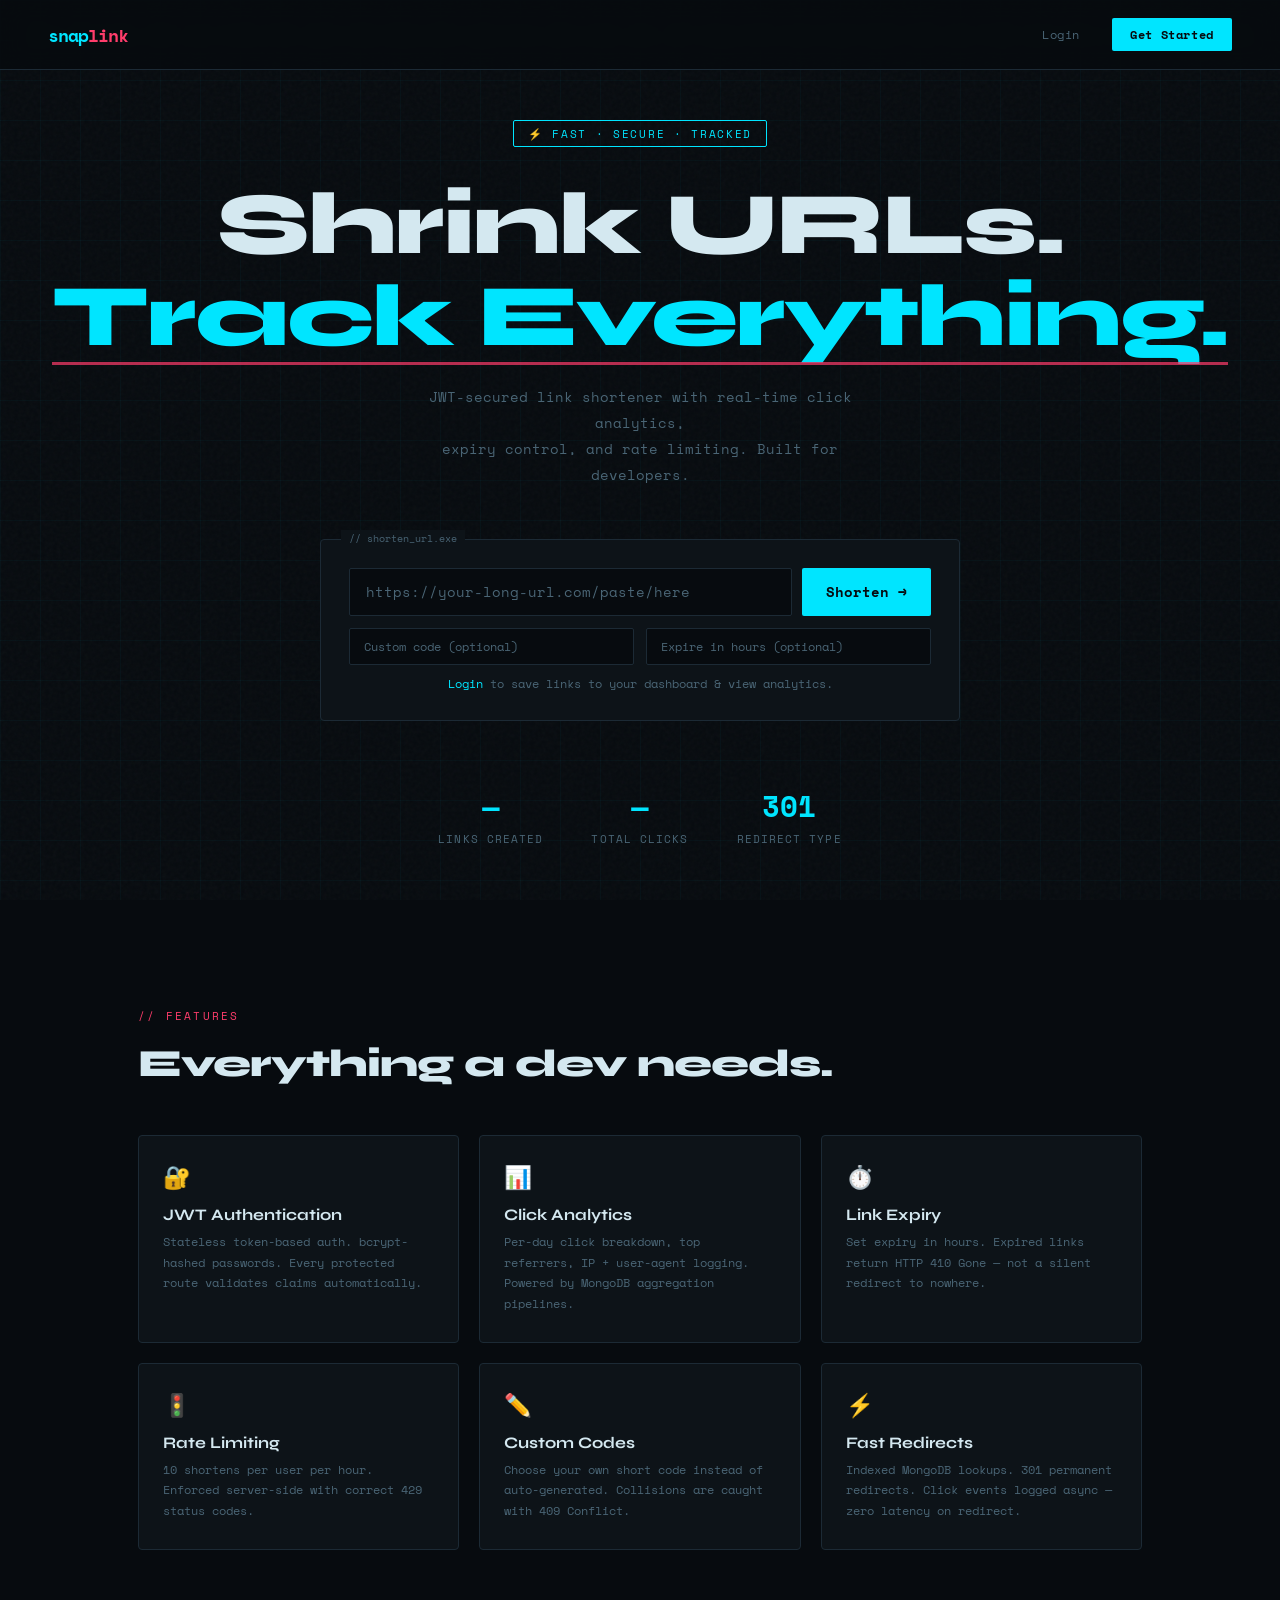
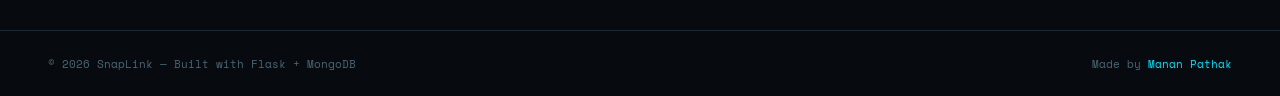
<file: frontend/index.html>
<!DOCTYPE html>
<html lang="en">
<head>
<meta charset="UTF-8" />
<meta name="viewport" content="width=device-width, initial-scale=1.0"/>
<title>SnapLink — Shrink. Track. Share.</title>
<link rel="preconnect" href="https://fonts.googleapis.com">
<link href="https://fonts.googleapis.com/css2?family=Space+Mono:wght@400;700&family=Syne:wght@400;700;800&display=swap" rel="stylesheet">
<link rel="stylesheet" href="css/index.css" />
</head>
<body>

<!-- NAV -->
<nav>
  <a href="index.html" class="logo">snap<span>link</span></a>
  <div class="nav-links">
    <a href="auth.html" class="nav-link">Login</a>
    <a href="auth.html" class="nav-link nav-cta">Get Started</a>
  </div>
</nav>

<!-- HERO -->
<section class="hero">
  <div class="hero-badge">⚡ FAST · SECURE · TRACKED</div>
  <h1>Shrink URLs.<br><em>Track Everything.</em></h1>
  <p class="hero-sub">
    JWT-secured link shortener with real-time click analytics,<br>
    expiry control, and rate limiting. Built for developers.
  </p>

  <!-- SHORTENER FORM -->
  <div class="shorten-box">
    <div class="input-row">
      <input id="urlInput" class="url-input" type="url"
        placeholder="https://your-long-url.com/paste/here" />
      <button class="btn-shorten" id="shortenBtn" onclick="handleShorten()">
        Shorten →
      </button>
    </div>
    <div class="options-row">
      <input id="customCode" class="opt-input" type="text"
        placeholder="Custom code (optional)" maxlength="20" />
      <input id="expireHours" class="opt-input" type="number"
        placeholder="Expire in hours (optional)" min="1" />
    </div>
    <div class="result-box" id="resultBox">
      <span class="result-url" id="resultUrl"></span>
      <button class="btn-copy" id="copyBtn" onclick="copyResult()">Copy</button>
    </div>
    <div class="error-msg" id="errorMsg"></div>
    <p class="login-note">
      <a href="auth.html">Login</a> to save links to your dashboard & view analytics.
    </p>
  </div>

  <!-- STATS -->
  <div class="stats">
    <div class="stat"><div class="stat-num" id="statLinks">—</div><div class="stat-label">LINKS CREATED</div></div>
    <div class="stat"><div class="stat-num" id="statClicks">—</div><div class="stat-label">TOTAL CLICKS</div></div>
    <div class="stat"><div class="stat-num">301</div><div class="stat-label">REDIRECT TYPE</div></div>
  </div>
</section>

<!-- FEATURES -->
<section class="features">
  <div class="section-label">// FEATURES</div>
  <h2>Everything a dev needs.</h2>
  <div class="feature-grid">
    <div class="feature-card">
      <div class="feature-icon">🔐</div>
      <h3>JWT Authentication</h3>
      <p>Stateless token-based auth. bcrypt-hashed passwords. Every protected route validates claims automatically.</p>
    </div>
    <div class="feature-card">
      <div class="feature-icon">📊</div>
      <h3>Click Analytics</h3>
      <p>Per-day click breakdown, top referrers, IP + user-agent logging. Powered by MongoDB aggregation pipelines.</p>
    </div>
    <div class="feature-card">
      <div class="feature-icon">⏱️</div>
      <h3>Link Expiry</h3>
      <p>Set expiry in hours. Expired links return HTTP 410 Gone — not a silent redirect to nowhere.</p>
    </div>
    <div class="feature-card">
      <div class="feature-icon">🚦</div>
      <h3>Rate Limiting</h3>
      <p>10 shortens per user per hour. Enforced server-side with correct 429 status codes.</p>
    </div>
    <div class="feature-card">
      <div class="feature-icon">✏️</div>
      <h3>Custom Codes</h3>
      <p>Choose your own short code instead of auto-generated. Collisions are caught with 409 Conflict.</p>
    </div>
    <div class="feature-card">
      <div class="feature-icon">⚡</div>
      <h3>Fast Redirects</h3>
      <p>Indexed MongoDB lookups. 301 permanent redirects. Click events logged async — zero latency on redirect.</p>
    </div>
  </div>
</section>

<footer>
  <p>© 2026 SnapLink — Built with Flask + MongoDB</p>
  <p>Made by <a href="https://github.com/MananPathak02" style="color:var(--accent);text-decoration:none">Manan Pathak</a></p>
</footer>

<script src="js/config.js"></script>
<script src="js/index.js"></script>
</body>
</html>
</file>
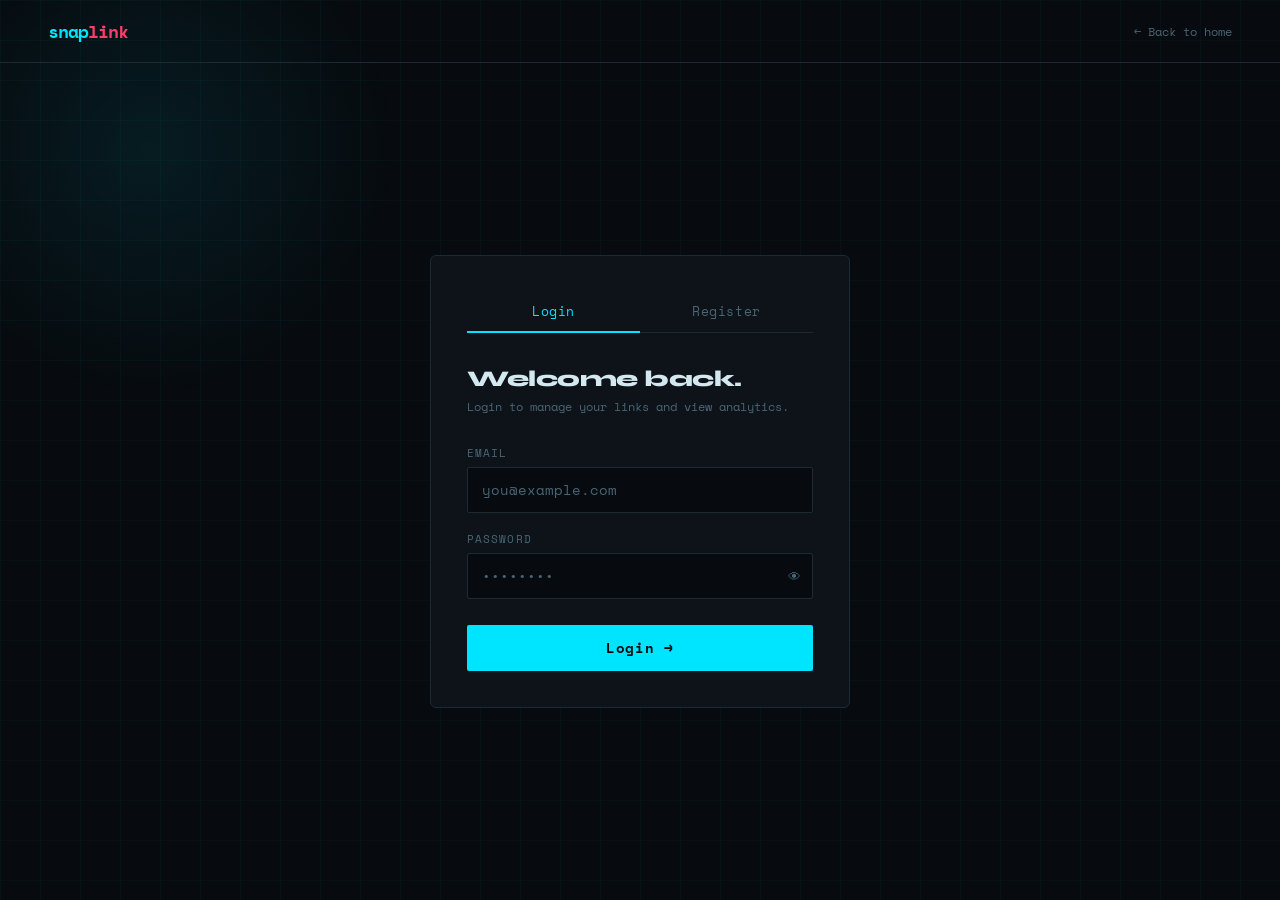
<file: frontend/auth.html>
<!DOCTYPE html>
<html lang="en">
<head>
<meta charset="UTF-8"/>
<meta name="viewport" content="width=device-width, initial-scale=1.0"/>
<title>SnapLink — Login / Register</title>
<link rel="preconnect" href="https://fonts.googleapis.com">
<link href="https://fonts.googleapis.com/css2?family=Space+Mono:wght@400;700&family=Syne:wght@400;700;800&display=swap" rel="stylesheet">
<link rel="stylesheet" href="css/auth.css" />
</head>
<body>
<div class="glow"></div>

<nav>
  <a href="index.html" class="logo">snap<span>link</span></a>
  <a href="index.html" class="back">← Back to home</a>
</nav>

<main>
  <div class="auth-card">
    <!-- TABS -->
    <div class="tabs">
      <button class="tab-btn active" id="tabLogin" onclick="switchTab('login')">Login</button>
      <button class="tab-btn" id="tabRegister" onclick="switchTab('register')">Register</button>
    </div>

    <!-- LOGIN FORM -->
    <div id="loginForm">
      <div class="form-title">Welcome back.</div>
      <div class="form-sub">Login to manage your links and view analytics.</div>

      <div class="field">
        <label>EMAIL</label>
        <input type="email" id="loginEmail" placeholder="you@example.com" />
      </div>
      <div class="field">
        <label>PASSWORD</label>
        <div class="password-wrap">
          <input type="password" id="loginPw" placeholder="••••••••" />
          <button class="toggle-pw" onclick="togglePw('loginPw', this)">👁</button>
        </div>
      </div>
      <button class="btn-submit" id="loginBtn" onclick="doLogin()">Login →</button>
      <div class="feedback" id="loginFeedback"></div>
    </div>

    <!-- REGISTER FORM -->
    <div id="registerForm">
      <div class="form-title">Create account.</div>
      <div class="form-sub">Free forever. No credit card required.</div>

      <div class="field">
        <label>EMAIL</label>
        <input type="email" id="regEmail" placeholder="you@example.com" />
      </div>
      <div class="field">
        <label>PASSWORD</label>
        <div class="password-wrap">
          <input type="password" id="regPw" placeholder="Min. 8 characters"
            oninput="checkStrength(this.value)" />
          <button class="toggle-pw" onclick="togglePw('regPw', this)">👁</button>
        </div>
        <div class="strength-bar"><div class="strength-fill" id="strengthFill"></div></div>
      </div>
      <button class="btn-submit" id="registerBtn" onclick="doRegister()">Create Account →</button>
      <div class="feedback" id="registerFeedback"></div>
    </div>
  </div>
</main>

<script src="js/config.js"></script>
<script src="js/auth.js"></script>

</body>
</html>
</file>
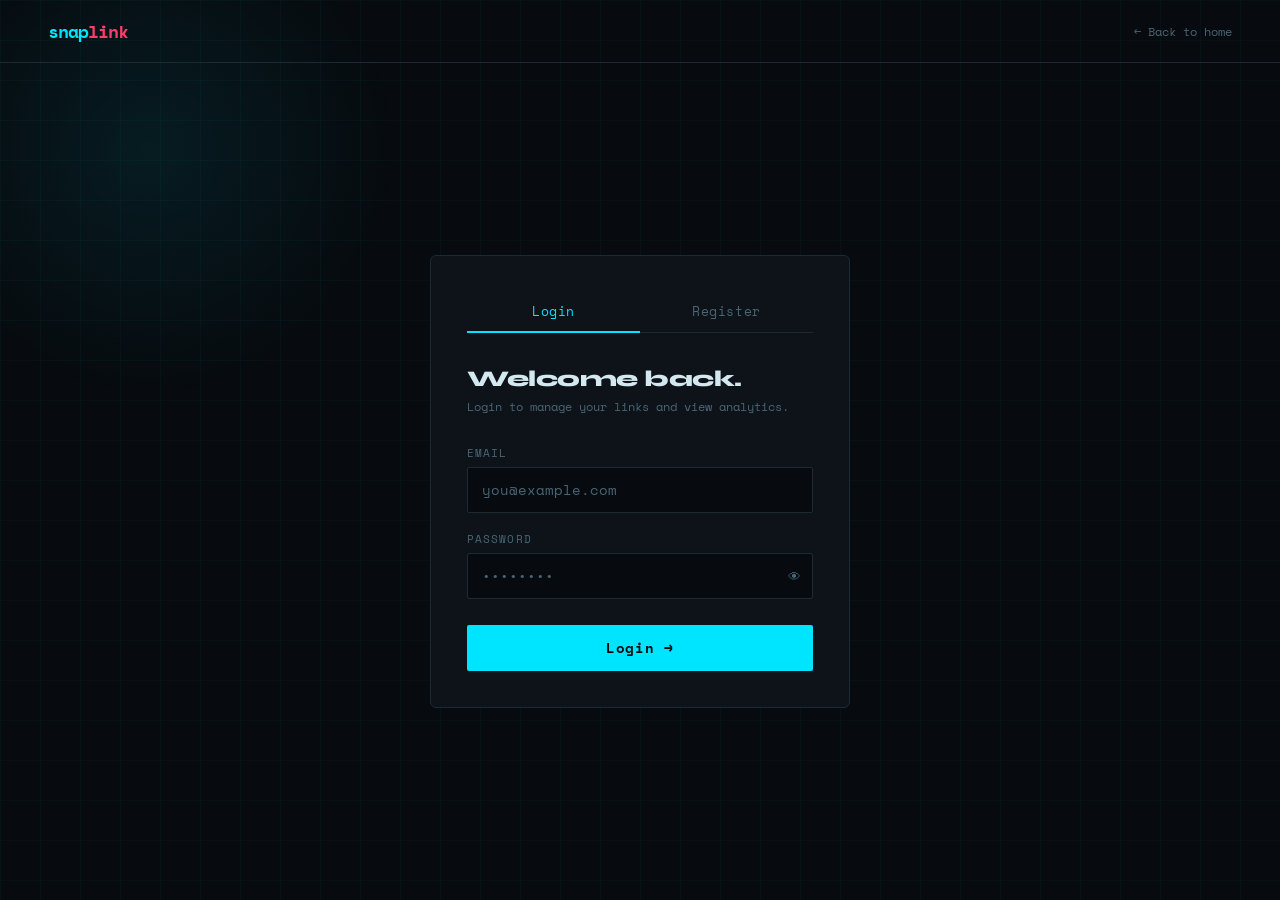
<file: frontend/dashboard.html>
<!DOCTYPE html>
<html lang="en">
<head>
<meta charset="UTF-8"/>
<meta name="viewport" content="width=device-width, initial-scale=1.0"/>
<title>SnapLink — Dashboard</title>
<link rel="preconnect" href="https://fonts.googleapis.com">
<link href="https://fonts.googleapis.com/css2?family=Space+Mono:wght@400;700&family=Syne:wght@400;700;800&display=swap" rel="stylesheet">
<link rel="stylesheet" href="css/dashboard.css" />
</head>
<body>

<!-- NAV -->
<nav>
  <a href="index.html" class="logo">snap<span>link</span></a>
  <div class="nav-right">
    <span class="user-badge">logged in as <strong id="userEmail">—</strong></span>
    <button class="btn-logout" onclick="logout()">Logout</button>
  </div>
</nav>

<!-- LAYOUT -->
<div class="layout">

  <!-- STATS STRIP -->
  <div class="stats-strip">
    <div class="stat-card">
      <div class="label">TOTAL LINKS</div>
      <div class="value" id="totalLinks">—</div>
      <div class="sub">all time</div>
    </div>
    <div class="stat-card">
      <div class="label">TOTAL CLICKS</div>
      <div class="value" id="totalClicks">—</div>
      <div class="sub">across all links</div>
    </div>
    <div class="stat-card">
      <div class="label">ACTIVE LINKS</div>
      <div class="value" id="activeLinks">—</div>
      <div class="sub">not expired</div>
    </div>
    <div class="stat-card">
      <div class="label">RATE LIMIT</div>
      <div class="value" id="rateRemaining">—</div>
      <div class="sub">shortens left this hour</div>
    </div>
  </div>

  <!-- SHORTEN PANEL -->
  <div class="shorten-panel">
    <div class="shorten-row">
      <input id="pUrl"    class="panel-input url"    type="url"    placeholder="https://paste-your-long-url-here.com" />
      <input id="pCode"   class="panel-input code"   type="text"   placeholder="custom code"   maxlength="20"/>
      <input id="pExpire" class="panel-input expire" type="number" placeholder="expire (hrs)" min="1"/>
      <button class="btn-go" id="pBtn" onclick="shortenLink()">Shorten →</button>
    </div>
    <div class="panel-feedback" id="pFeedback"></div>
    <div class="rate-bar-wrap">
      <div class="rate-bar-bg"><div class="rate-bar-fill" id="rateBarFill" style="width:100%"></div></div>
      <span class="rate-label" id="rateBarLabel">— / 10 shortens used</span>
    </div>
  </div>

  <!-- LINKS TABLE -->
  <div class="table-header">
    <h2>Your Links</h2>
    <input class="search-input" type="text" placeholder="Search links…" oninput="filterTable(this.value)" />
  </div>
  <table class="links-table" id="linksTable">
    <thead>
      <tr>
        <th>SHORT CODE</th>
        <th>DESTINATION</th>
        <th>CLICKS</th>
        <th>STATUS</th>
        <th>CREATED</th>
        <th>ACTIONS</th>
      </tr>
    </thead>
    <tbody id="linksBody">
      <tr><td colspan="6"><div class="modal-loading">Loading your links…</div></td></tr>
    </tbody>
  </table>
</div>

<!-- ANALYTICS MODAL -->
<div class="modal-overlay" id="modalOverlay" onclick="closeModal(event)">
  <div class="modal" id="modal">
    <div class="modal-head">
      <h3>Analytics — <span id="modalCode">—</span></h3>
      <button class="modal-close" onclick="closeModalDirect()">✕</button>
    </div>
    <div class="modal-body" id="modalBody">
      <div class="modal-loading">Loading analytics…</div>
    </div>
  </div>
</div>

<script src="js/config.js"></script>
<script src="js/dashboard.js"></script>
</body>
</html>
</file>
<file: frontend/css/index.css>
:root {
  --bg:       #070b0f;
  --surface:  #0d1318;
  --border:   #1c2a35;
  --accent:   #00e5ff;
  --accent2:  #ff3d6b;
  --text:     #d4e8f0;
  --muted:    #4a6575;
  --mono:     'Space Mono', monospace;
  --sans:     'Syne', sans-serif;
}
*, *::before, *::after { box-sizing: border-box; margin: 0; padding: 0; }

body {
  background: var(--bg);
  color: var(--text);
  font-family: var(--sans);
  min-height: 100vh;
  overflow-x: hidden;
}

/* ── grid background ── */
body::before {
  content: '';
  position: fixed; inset: 0;
  background-image:
    linear-gradient(rgba(0,229,255,.03) 1px, transparent 1px),
    linear-gradient(90deg, rgba(0,229,255,.03) 1px, transparent 1px);
  background-size: 40px 40px;
  pointer-events: none;
  z-index: 0;
}

/* ── noise overlay ── */
body::after {
  content: '';
  position: fixed; inset: 0;
  background-image: url("data:image/svg+xml,%3Csvg viewBox='0 0 256 256' xmlns='http://www.w3.org/2000/svg'%3E%3Cfilter id='noise'%3E%3CfeTurbulence type='fractalNoise' baseFrequency='0.9' numOctaves='4' stitchTiles='stitch'/%3E%3C/filter%3E%3Crect width='100%25' height='100%25' filter='url(%23noise)' opacity='0.03'/%3E%3C/svg%3E");
  pointer-events: none;
  z-index: 0;
}

/* ── NAV ── */
nav {
  position: fixed; top: 0; left: 0; right: 0;
  display: flex; align-items: center; justify-content: space-between;
  padding: 18px 48px;
  border-bottom: 1px solid var(--border);
  background: rgba(7,11,15,.85);
  backdrop-filter: blur(12px);
  z-index: 100;
}
.logo {
  font-family: var(--mono);
  font-size: 1.15rem;
  font-weight: 700;
  color: var(--accent);
  letter-spacing: -1px;
  text-decoration: none;
}
.logo span { color: var(--accent2); }
nav a.nav-link {
  font-family: var(--mono);
  font-size: .78rem;
  color: var(--muted);
  text-decoration: none;
  letter-spacing: .05em;
  transition: color .2s;
}
nav a.nav-link:hover { color: var(--accent); }
.nav-links { display: flex; gap: 32px; align-items: center; }
.nav-cta {
  background: var(--accent);
  color: var(--bg) !important;
  padding: 7px 18px;
  border-radius: 2px;
  font-weight: 700;
  transition: background .2s !important;
}
.nav-cta:hover { background: #33eaff !important; color: var(--bg) !important; }

/* ── HERO ── */
.hero {
  position: relative; z-index: 1;
  display: flex; flex-direction: column; align-items: center;
  justify-content: center;
  min-height: 100vh;
  padding: 120px 24px 80px;
  text-align: center;
}

.hero-badge {
  font-family: var(--mono);
  font-size: .7rem;
  letter-spacing: .15em;
  color: var(--accent);
  border: 1px solid var(--accent);
  padding: 4px 14px;
  border-radius: 2px;
  margin-bottom: 32px;
  opacity: 0;
  animation: fadeUp .6s .1s forwards;
}

h1 {
  font-size: clamp(2.8rem, 7vw, 5.5rem);
  font-weight: 800;
  line-height: 1.05;
  letter-spacing: -2px;
  opacity: 0;
  animation: fadeUp .6s .2s forwards;
}
h1 em {
  font-style: normal;
  color: var(--accent);
  position: relative;
}
h1 em::after {
  content: '';
  position: absolute; bottom: 4px; left: 0; right: 0;
  height: 3px;
  background: var(--accent2);
  opacity: .7;
}

.hero-sub {
  margin-top: 20px;
  font-family: var(--mono);
  font-size: .9rem;
  color: var(--muted);
  line-height: 1.8;
  max-width: 480px;
  opacity: 0;
  animation: fadeUp .6s .3s forwards;
}

/* ── SHORTENER BOX ── */
.shorten-box {
  margin-top: 52px;
  width: 100%; max-width: 640px;
  background: var(--surface);
  border: 1px solid var(--border);
  border-radius: 4px;
  padding: 28px;
  opacity: 0;
  animation: fadeUp .6s .4s forwards;
  position: relative;
}
.shorten-box::before {
  content: '// shorten_url.exe';
  position: absolute; top: -10px; left: 20px;
  font-family: var(--mono);
  font-size: .65rem;
  color: var(--muted);
  background: var(--surface);
  padding: 0 8px;
}

.input-row {
  display: flex; gap: 10px;
}
.url-input {
  flex: 1;
  background: var(--bg);
  border: 1px solid var(--border);
  border-radius: 2px;
  padding: 13px 16px;
  font-family: var(--mono);
  font-size: .85rem;
  color: var(--text);
  outline: none;
  transition: border-color .2s;
}
.url-input:focus { border-color: var(--accent); }
.url-input::placeholder { color: var(--muted); }

.btn-shorten {
  background: var(--accent);
  color: var(--bg);
  border: none;
  border-radius: 2px;
  padding: 13px 24px;
  font-family: var(--mono);
  font-size: .85rem;
  font-weight: 700;
  cursor: pointer;
  white-space: nowrap;
  transition: background .2s, transform .1s;
}
.btn-shorten:hover { background: #33eaff; }
.btn-shorten:active { transform: scale(.97); }
.btn-shorten:disabled { opacity: .5; cursor: not-allowed; }

.options-row {
  display: flex; gap: 12px; margin-top: 12px;
}
.opt-input {
  flex: 1;
  background: var(--bg);
  border: 1px solid var(--border);
  border-radius: 2px;
  padding: 9px 14px;
  font-family: var(--mono);
  font-size: .75rem;
  color: var(--text);
  outline: none;
  transition: border-color .2s;
}
.opt-input:focus { border-color: var(--accent); }
.opt-input::placeholder { color: var(--muted); }

/* result */
.result-box {
  margin-top: 16px;
  background: rgba(0,229,255,.05);
  border: 1px solid rgba(0,229,255,.2);
  border-radius: 2px;
  padding: 14px 16px;
  display: none;
  align-items: center;
  justify-content: space-between;
  gap: 12px;
}
.result-box.show { display: flex; }
.result-url {
  font-family: var(--mono);
  font-size: .85rem;
  color: var(--accent);
  word-break: break-all;
}
.btn-copy {
  background: transparent;
  border: 1px solid var(--accent);
  color: var(--accent);
  border-radius: 2px;
  padding: 6px 14px;
  font-family: var(--mono);
  font-size: .75rem;
  cursor: pointer;
  white-space: nowrap;
  transition: background .2s, color .2s;
}
.btn-copy:hover { background: var(--accent); color: var(--bg); }

.error-msg {
  margin-top: 10px;
  font-family: var(--mono);
  font-size: .78rem;
  color: var(--accent2);
  display: none;
}
.error-msg.show { display: block; }

.login-note {
  margin-top: 10px;
  font-family: var(--mono);
  font-size: .72rem;
  color: var(--muted);
  text-align: center;
}
.login-note a { color: var(--accent); text-decoration: none; }
.login-note a:hover { text-decoration: underline; }

/* ── STATS ROW ── */
.stats {
  margin-top: 64px;
  display: flex; gap: 48px;
  opacity: 0;
  animation: fadeUp .6s .6s forwards;
}
.stat { text-align: center; }
.stat-num {
  font-family: var(--mono);
  font-size: 1.8rem;
  font-weight: 700;
  color: var(--accent);
}
.stat-label {
  font-family: var(--mono);
  font-size: .68rem;
  color: var(--muted);
  letter-spacing: .1em;
  margin-top: 4px;
}

/* ── FEATURES ── */
.features {
  position: relative; z-index: 1;
  padding: 80px 48px;
  max-width: 1100px;
  margin: 0 auto;
}
.section-label {
  font-family: var(--mono);
  font-size: .7rem;
  letter-spacing: .2em;
  color: var(--accent2);
  margin-bottom: 16px;
}
.features h2 {
  font-size: 2.4rem;
  font-weight: 800;
  letter-spacing: -1px;
  margin-bottom: 48px;
}
.feature-grid {
  display: grid;
  grid-template-columns: repeat(auto-fit, minmax(240px, 1fr));
  gap: 20px;
}
.feature-card {
  background: var(--surface);
  border: 1px solid var(--border);
  border-radius: 4px;
  padding: 28px 24px;
  transition: border-color .25s, transform .25s;
  cursor: default;
}
.feature-card:hover {
  border-color: var(--accent);
  transform: translateY(-3px);
}
.feature-icon {
  font-size: 1.4rem;
  margin-bottom: 14px;
}
.feature-card h3 {
  font-size: 1rem;
  font-weight: 700;
  margin-bottom: 8px;
}
.feature-card p {
  font-family: var(--mono);
  font-size: .75rem;
  color: var(--muted);
  line-height: 1.7;
}

/* ── FOOTER ── */
footer {
  position: relative; z-index: 1;
  border-top: 1px solid var(--border);
  padding: 24px 48px;
  display: flex; justify-content: space-between; align-items: center;
}
footer p {
  font-family: var(--mono);
  font-size: .7rem;
  color: var(--muted);
}

/* ── ANIMATIONS ── */
@keyframes fadeUp {
  from { opacity: 0; transform: translateY(20px); }
  to   { opacity: 1; transform: translateY(0); }
}

/* ── RESPONSIVE ── */
@media (max-width: 600px) {
  nav { padding: 14px 20px; }
  .nav-links { gap: 16px; }
  .hero { padding: 100px 16px 60px; }
  .input-row { flex-direction: column; }
  .stats { gap: 24px; }
  .features { padding: 60px 20px; }
  footer { flex-direction: column; gap: 8px; text-align: center; }
}
</file>
<file: frontend/css/auth.css>
:root {
  --bg:      #070b0f;
  --surface: #0d1318;
  --border:  #1c2a35;
  --accent:  #00e5ff;
  --accent2: #ff3d6b;
  --text:    #d4e8f0;
  --muted:   #4a6575;
  --mono:    'Space Mono', monospace;
  --sans:    'Syne', sans-serif;
}
*, *::before, *::after { box-sizing: border-box; margin: 0; padding: 0; }

body {
  background: var(--bg);
  color: var(--text);
  font-family: var(--sans);
  min-height: 100vh;
  display: flex;
  flex-direction: column;
  overflow-x: hidden;
}
body::before {
  content: '';
  position: fixed; inset: 0;
  background-image:
    linear-gradient(rgba(0,229,255,.03) 1px, transparent 1px),
    linear-gradient(90deg, rgba(0,229,255,.03) 1px, transparent 1px);
  background-size: 40px 40px;
  pointer-events: none; z-index: 0;
}

/* ── GLOW blob ── */
.glow {
  position: fixed;
  width: 500px; height: 500px;
  border-radius: 50%;
  background: radial-gradient(circle, rgba(0,229,255,.08) 0%, transparent 70%);
  top: -100px; left: -100px;
  pointer-events: none; z-index: 0;
  animation: drift 8s ease-in-out infinite alternate;
}
@keyframes drift {
  from { transform: translate(0,0); }
  to   { transform: translate(80px, 60px); }
}

nav {
  position: relative; z-index: 10;
  display: flex; align-items: center; justify-content: space-between;
  padding: 18px 48px;
  border-bottom: 1px solid var(--border);
}
.logo {
  font-family: var(--mono);
  font-size: 1.1rem; font-weight: 700;
  color: var(--accent); letter-spacing: -1px;
  text-decoration: none;
}
.logo span { color: var(--accent2); }
nav a.back {
  font-family: var(--mono); font-size: .75rem;
  color: var(--muted); text-decoration: none;
  transition: color .2s;
}
nav a.back:hover { color: var(--accent); }

/* ── MAIN ── */
main {
  position: relative; z-index: 1;
  flex: 1;
  display: flex; align-items: center; justify-content: center;
  padding: 48px 16px;
}

.auth-card {
  width: 100%; max-width: 420px;
  background: var(--surface);
  border: 1px solid var(--border);
  border-radius: 6px;
  padding: 36px;
  animation: fadeUp .5s ease both;
}
@keyframes fadeUp {
  from { opacity: 0; transform: translateY(16px); }
  to   { opacity: 1; transform: translateY(0); }
}

/* ── TABS ── */
.tabs {
  display: flex;
  border-bottom: 1px solid var(--border);
  margin-bottom: 32px;
}
.tab-btn {
  flex: 1;
  background: transparent;
  border: none;
  padding: 10px;
  font-family: var(--mono);
  font-size: .8rem;
  color: var(--muted);
  cursor: pointer;
  letter-spacing: .05em;
  border-bottom: 2px solid transparent;
  margin-bottom: -1px;
  transition: color .2s, border-color .2s;
}
.tab-btn.active {
  color: var(--accent);
  border-bottom-color: var(--accent);
}

/* ── FORM ── */
.form-title {
  font-size: 1.4rem; font-weight: 800;
  letter-spacing: -0.5px;
  margin-bottom: 6px;
}
.form-sub {
  font-family: var(--mono);
  font-size: .72rem;
  color: var(--muted);
  margin-bottom: 28px;
  line-height: 1.6;
}

.field { margin-bottom: 18px; }
label {
  display: block;
  font-family: var(--mono);
  font-size: .68rem;
  letter-spacing: .1em;
  color: var(--muted);
  margin-bottom: 6px;
}
input[type=email], input[type=password], input[type=text] {
  width: 100%;
  background: var(--bg);
  border: 1px solid var(--border);
  border-radius: 2px;
  padding: 12px 14px;
  font-family: var(--mono);
  font-size: .85rem;
  color: var(--text);
  outline: none;
  transition: border-color .2s;
}
input:focus { border-color: var(--accent); }
input::placeholder { color: var(--muted); }

.password-wrap { position: relative; }
.toggle-pw {
  position: absolute; right: 12px; top: 50%;
  transform: translateY(-50%);
  background: none; border: none;
  font-size: .8rem; color: var(--muted);
  cursor: pointer; transition: color .2s;
}
.toggle-pw:hover { color: var(--accent); }

.strength-bar {
  height: 3px;
  background: var(--border);
  border-radius: 2px;
  margin-top: 8px;
  overflow: hidden;
}
.strength-fill {
  height: 100%;
  width: 0%;
  border-radius: 2px;
  transition: width .3s, background .3s;
}

.btn-submit {
  width: 100%;
  background: var(--accent);
  color: var(--bg);
  border: none;
  border-radius: 2px;
  padding: 13px;
  font-family: var(--mono);
  font-size: .85rem;
  font-weight: 700;
  cursor: pointer;
  letter-spacing: .05em;
  transition: background .2s, transform .1s;
  margin-top: 8px;
}
.btn-submit:hover { background: #33eaff; }
.btn-submit:active { transform: scale(.98); }
.btn-submit:disabled { opacity: .5; cursor: not-allowed; }

/* ── feedback ── */
.feedback {
  margin-top: 14px;
  padding: 10px 14px;
  border-radius: 2px;
  font-family: var(--mono);
  font-size: .75rem;
  display: none;
}
.feedback.error {
  background: rgba(255,61,107,.08);
  border: 1px solid rgba(255,61,107,.3);
  color: var(--accent2);
  display: block;
}
.feedback.success {
  background: rgba(0,229,255,.07);
  border: 1px solid rgba(0,229,255,.25);
  color: var(--accent);
  display: block;
}

.divider {
  text-align: center;
  font-family: var(--mono);
  font-size: .65rem;
  color: var(--muted);
  margin: 20px 0;
  position: relative;
}
.divider::before, .divider::after {
  content: '';
  position: absolute; top: 50%;
  width: 40%; height: 1px;
  background: var(--border);
}
.divider::before { left: 0; }
.divider::after  { right: 0; }

/* form visibility */
#loginForm  { display: block; }
#registerForm { display: none; }
</file>
<file: frontend/css/dashboard.css>
:root {
  --bg:      #070b0f;
  --surface: #0d1318;
  --surface2:#121a22;
  --border:  #1c2a35;
  --accent:  #00e5ff;
  --accent2: #ff3d6b;
  --green:   #00e676;
  --text:    #d4e8f0;
  --muted:   #4a6575;
  --mono:    'Space Mono', monospace;
  --sans:    'Syne', sans-serif;
}
*, *::before, *::after { box-sizing: border-box; margin: 0; padding: 0; }

body {
  background: var(--bg); color: var(--text);
  font-family: var(--sans); min-height: 100vh;
  overflow-x: hidden;
}
body::before {
  content: '';
  position: fixed; inset: 0;
  background-image:
    linear-gradient(rgba(0,229,255,.02) 1px, transparent 1px),
    linear-gradient(90deg, rgba(0,229,255,.02) 1px, transparent 1px);
  background-size: 40px 40px;
  pointer-events: none; z-index: 0;
}

/* ── NAV ── */
nav {
  position: sticky; top: 0;
  display: flex; align-items: center; justify-content: space-between;
  padding: 14px 40px;
  border-bottom: 1px solid var(--border);
  background: rgba(7,11,15,.9);
  backdrop-filter: blur(12px);
  z-index: 50;
}
.logo {
  font-family: var(--mono); font-size: 1.05rem; font-weight: 700;
  color: var(--accent); letter-spacing: -1px; text-decoration: none;
}
.logo span { color: var(--accent2); }
.nav-right { display: flex; align-items: center; gap: 20px; }
.user-badge {
  font-family: var(--mono); font-size: .72rem; color: var(--muted);
}
.user-badge strong { color: var(--accent); }
.btn-logout {
  background: transparent; border: 1px solid var(--border);
  color: var(--muted); border-radius: 2px;
  padding: 6px 14px; font-family: var(--mono); font-size: .72rem;
  cursor: pointer; transition: border-color .2s, color .2s;
}
.btn-logout:hover { border-color: var(--accent2); color: var(--accent2); }

/* ── LAYOUT ── */
.layout {
  position: relative; z-index: 1;
  max-width: 1100px; margin: 0 auto;
  padding: 40px 32px;
}

/* ── STATS STRIP ── */
.stats-strip {
  display: grid; grid-template-columns: repeat(4, 1fr);
  gap: 16px; margin-bottom: 36px;
}
.stat-card {
  background: var(--surface); border: 1px solid var(--border);
  border-radius: 4px; padding: 18px 20px;
  transition: border-color .2s;
}
.stat-card:hover { border-color: var(--accent); }
.stat-card .label {
  font-family: var(--mono); font-size: .62rem;
  letter-spacing: .15em; color: var(--muted); margin-bottom: 8px;
}
.stat-card .value {
  font-family: var(--mono); font-size: 1.6rem;
  font-weight: 700; color: var(--accent);
}
.stat-card .sub {
  font-family: var(--mono); font-size: .65rem; color: var(--muted);
  margin-top: 4px;
}

/* ── SHORTEN PANEL ── */
.shorten-panel {
  background: var(--surface); border: 1px solid var(--border);
  border-radius: 4px; padding: 24px 28px; margin-bottom: 32px;
  position: relative;
}
.shorten-panel::before {
  content: '// new_link.shorten()';
  position: absolute; top: -10px; left: 20px;
  font-family: var(--mono); font-size: .62rem; color: var(--muted);
  background: var(--surface); padding: 0 8px;
}
.shorten-row { display: flex; gap: 10px; flex-wrap: wrap; }
.panel-input {
  background: var(--bg); border: 1px solid var(--border); border-radius: 2px;
  padding: 11px 14px; font-family: var(--mono); font-size: .82rem;
  color: var(--text); outline: none; transition: border-color .2s;
}
.panel-input:focus { border-color: var(--accent); }
.panel-input::placeholder { color: var(--muted); }
.panel-input.url { flex: 1; min-width: 200px; }
.panel-input.code { width: 150px; }
.panel-input.expire { width: 150px; }
.btn-go {
  background: var(--accent); color: var(--bg); border: none;
  border-radius: 2px; padding: 11px 22px;
  font-family: var(--mono); font-size: .82rem; font-weight: 700;
  cursor: pointer; white-space: nowrap; transition: background .2s;
}
.btn-go:hover { background: #33eaff; }
.btn-go:disabled { opacity: .5; cursor: not-allowed; }

.panel-feedback {
  margin-top: 10px; font-family: var(--mono); font-size: .75rem;
  display: none;
}
.panel-feedback.error   { color: var(--accent2); display: block; }
.panel-feedback.success { color: var(--green); display: block; }

/* rate bar */
.rate-bar-wrap {
  margin-top: 12px; display: flex; align-items: center; gap: 12px;
}
.rate-bar-bg {
  flex: 1; height: 4px; background: var(--border); border-radius: 2px; overflow: hidden;
}
.rate-bar-fill {
  height: 100%; background: var(--accent); border-radius: 2px;
  transition: width .4s;
}
.rate-label {
  font-family: var(--mono); font-size: .65rem; color: var(--muted);
  white-space: nowrap;
}

/* ── LINKS TABLE ── */
.table-header {
  display: flex; align-items: center; justify-content: space-between;
  margin-bottom: 14px;
}
.table-header h2 {
  font-size: 1rem; font-weight: 700; letter-spacing: -.3px;
}
.search-input {
  background: var(--surface); border: 1px solid var(--border);
  border-radius: 2px; padding: 7px 12px;
  font-family: var(--mono); font-size: .75rem;
  color: var(--text); outline: none; width: 200px;
  transition: border-color .2s;
}
.search-input:focus { border-color: var(--accent); }
.search-input::placeholder { color: var(--muted); }

.links-table {
  width: 100%; border-collapse: collapse;
  background: var(--surface); border: 1px solid var(--border);
  border-radius: 4px; overflow: hidden;
}
.links-table thead tr {
  border-bottom: 1px solid var(--border);
}
.links-table th {
  font-family: var(--mono); font-size: .62rem;
  letter-spacing: .12em; color: var(--muted);
  padding: 12px 16px; text-align: left; font-weight: 400;
}
.links-table td {
  font-family: var(--mono); font-size: .78rem;
  padding: 13px 16px; border-bottom: 1px solid var(--border);
  vertical-align: middle;
}
.links-table tr:last-child td { border-bottom: none; }
.links-table tbody tr { transition: background .15s; }
.links-table tbody tr:hover { background: var(--surface2); }

.code-chip {
  color: var(--accent); font-weight: 700;
  cursor: pointer; transition: opacity .2s;
}
.code-chip:hover { opacity: .7; }

.long-url {
  color: var(--muted); max-width: 240px;
  overflow: hidden; text-overflow: ellipsis; white-space: nowrap;
}

.click-badge {
  display: inline-block;
  background: rgba(0,229,255,.1); color: var(--accent);
  border-radius: 2px; padding: 2px 8px; font-size: .7rem;
}

.status-badge {
  display: inline-block; border-radius: 2px;
  padding: 2px 8px; font-size: .68rem;
}
.status-badge.active  { background: rgba(0,230,118,.1); color: var(--green); }
.status-badge.expired { background: rgba(255,61,107,.1); color: var(--accent2); }
.status-badge.never   { background: rgba(74,101,117,.15); color: var(--muted); }

.action-btns { display: flex; gap: 6px; }
.btn-analytics {
  background: transparent; border: 1px solid var(--border);
  color: var(--muted); border-radius: 2px; padding: 4px 10px;
  font-family: var(--mono); font-size: .68rem; cursor: pointer;
  transition: border-color .2s, color .2s;
}
.btn-analytics:hover { border-color: var(--accent); color: var(--accent); }
.btn-delete {
  background: transparent; border: 1px solid var(--border);
  color: var(--muted); border-radius: 2px; padding: 4px 10px;
  font-family: var(--mono); font-size: .68rem; cursor: pointer;
  transition: border-color .2s, color .2s;
}
.btn-delete:hover { border-color: var(--accent2); color: var(--accent2); }

.empty-state {
  text-align: center; padding: 60px 20px;
  font-family: var(--mono); color: var(--muted); font-size: .8rem;
  line-height: 2;
}
.empty-state .big { font-size: 2.5rem; display: block; margin-bottom: 12px; }

/* ── ANALYTICS MODAL ── */
.modal-overlay {
  position: fixed; inset: 0;
  background: rgba(7,11,15,.85);
  backdrop-filter: blur(6px);
  z-index: 200;
  display: none; align-items: center; justify-content: center;
  padding: 20px;
}
.modal-overlay.open { display: flex; }

.modal {
  background: var(--surface); border: 1px solid var(--border);
  border-radius: 6px; width: 100%; max-width: 640px;
  max-height: 85vh; overflow-y: auto;
  animation: popIn .25s ease both;
}
@keyframes popIn {
  from { opacity: 0; transform: scale(.95); }
  to   { opacity: 1; transform: scale(1); }
}
.modal-head {
  display: flex; align-items: center; justify-content: space-between;
  padding: 20px 24px;
  border-bottom: 1px solid var(--border);
}
.modal-head h3 { font-size: 1rem; font-weight: 700; }
.modal-close {
  background: none; border: none; color: var(--muted);
  font-size: 1.2rem; cursor: pointer; transition: color .2s;
}
.modal-close:hover { color: var(--accent2); }
.modal-body { padding: 24px; }

.analytics-stat-row {
  display: grid; grid-template-columns: repeat(3,1fr); gap: 12px;
  margin-bottom: 24px;
}
.a-stat {
  background: var(--bg); border: 1px solid var(--border);
  border-radius: 3px; padding: 14px;
}
.a-stat .a-label {
  font-family: var(--mono); font-size: .6rem;
  letter-spacing: .12em; color: var(--muted); margin-bottom: 6px;
}
.a-stat .a-val {
  font-family: var(--mono); font-size: 1.4rem;
  font-weight: 700; color: var(--accent);
}

.chart-label {
  font-family: var(--mono); font-size: .65rem;
  letter-spacing: .1em; color: var(--muted); margin-bottom: 12px;
}
.bar-chart { display: flex; flex-direction: column; gap: 6px; margin-bottom: 24px; }
.bar-row { display: flex; align-items: center; gap: 10px; }
.bar-date { font-family: var(--mono); font-size: .65rem; color: var(--muted); width: 80px; flex-shrink: 0; }
.bar-bg { flex: 1; background: var(--border); border-radius: 2px; height: 10px; overflow: hidden; }
.bar-fill { height: 100%; background: var(--accent); border-radius: 2px; transition: width .5s; }
.bar-val { font-family: var(--mono); font-size: .65rem; color: var(--accent); width: 30px; text-align: right; }

.referrer-list { list-style: none; }
.referrer-list li {
  display: flex; justify-content: space-between; align-items: center;
  padding: 8px 0; border-bottom: 1px solid var(--border);
  font-family: var(--mono); font-size: .75rem;
}
.referrer-list li:last-child { border-bottom: none; }
.ref-url { color: var(--muted); overflow: hidden; text-overflow: ellipsis; white-space: nowrap; max-width: 380px; }
.ref-count { color: var(--accent); font-weight: 700; flex-shrink: 0; }

.modal-loading {
  text-align: center; padding: 40px;
  font-family: var(--mono); font-size: .8rem; color: var(--muted);
}

/* ── RESPONSIVE ── */
@media (max-width: 700px) {
  .layout { padding: 24px 16px; }
  nav { padding: 12px 16px; }
  .stats-strip { grid-template-columns: repeat(2,1fr); }
  .shorten-row { flex-direction: column; }
  .panel-input.code, .panel-input.expire { width: 100%; }
  .table-header { flex-direction: column; gap: 10px; align-items: flex-start; }
  .analytics-stat-row { grid-template-columns: repeat(2,1fr); }
  .links-table th:nth-child(2),
  .links-table td:nth-child(2) { display: none; }
}
</file>
